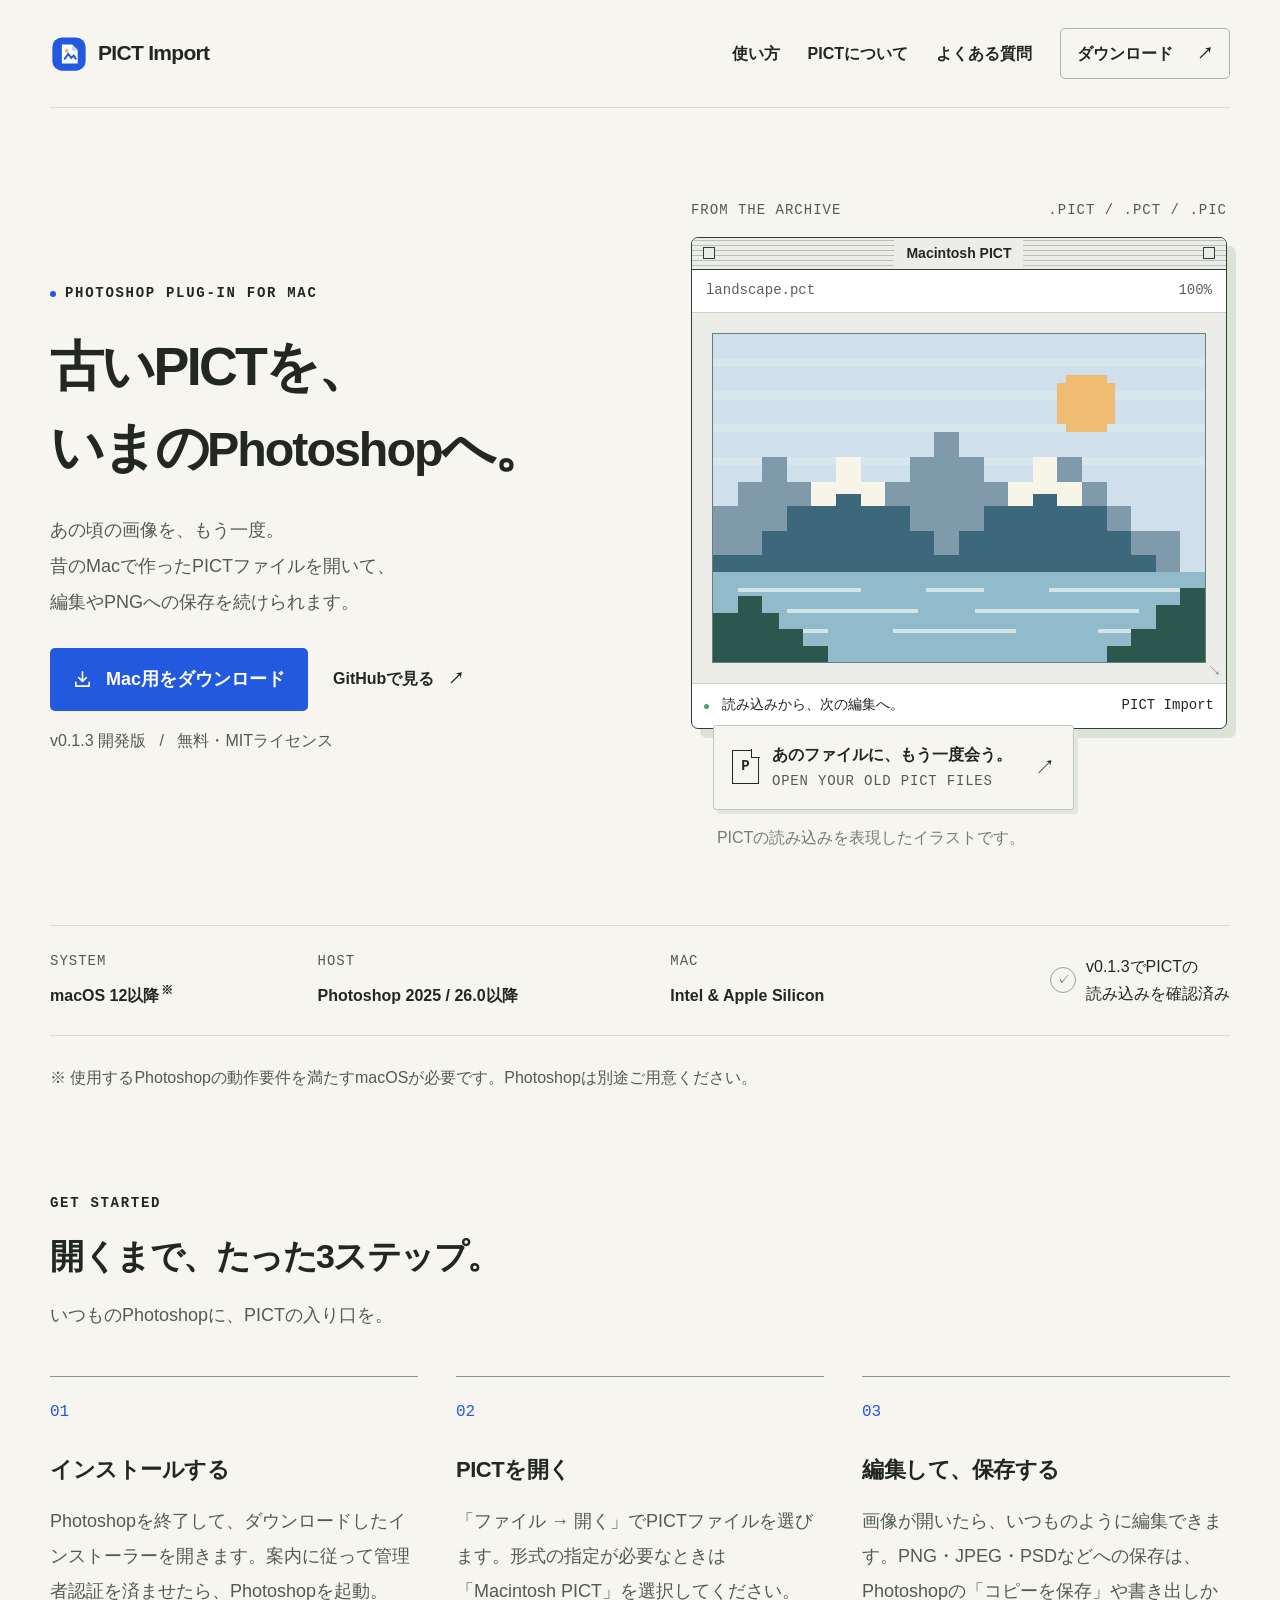
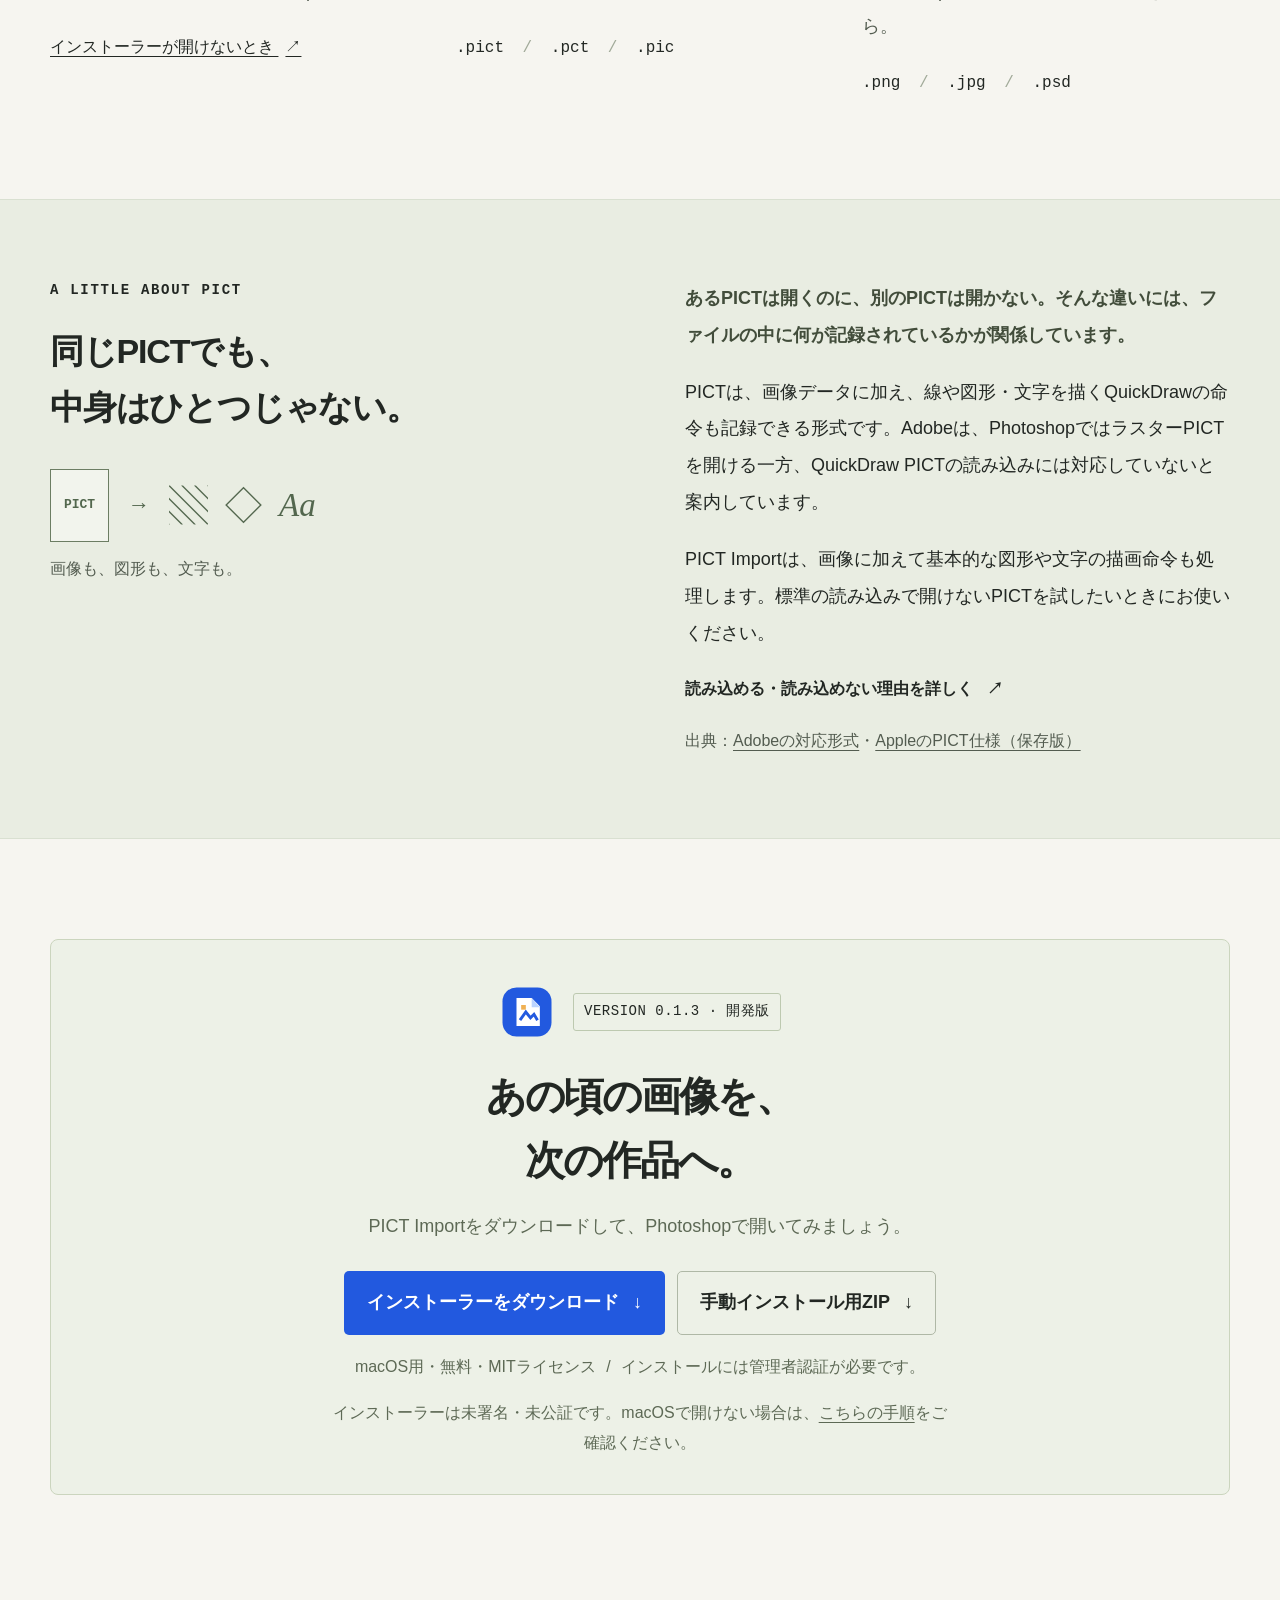
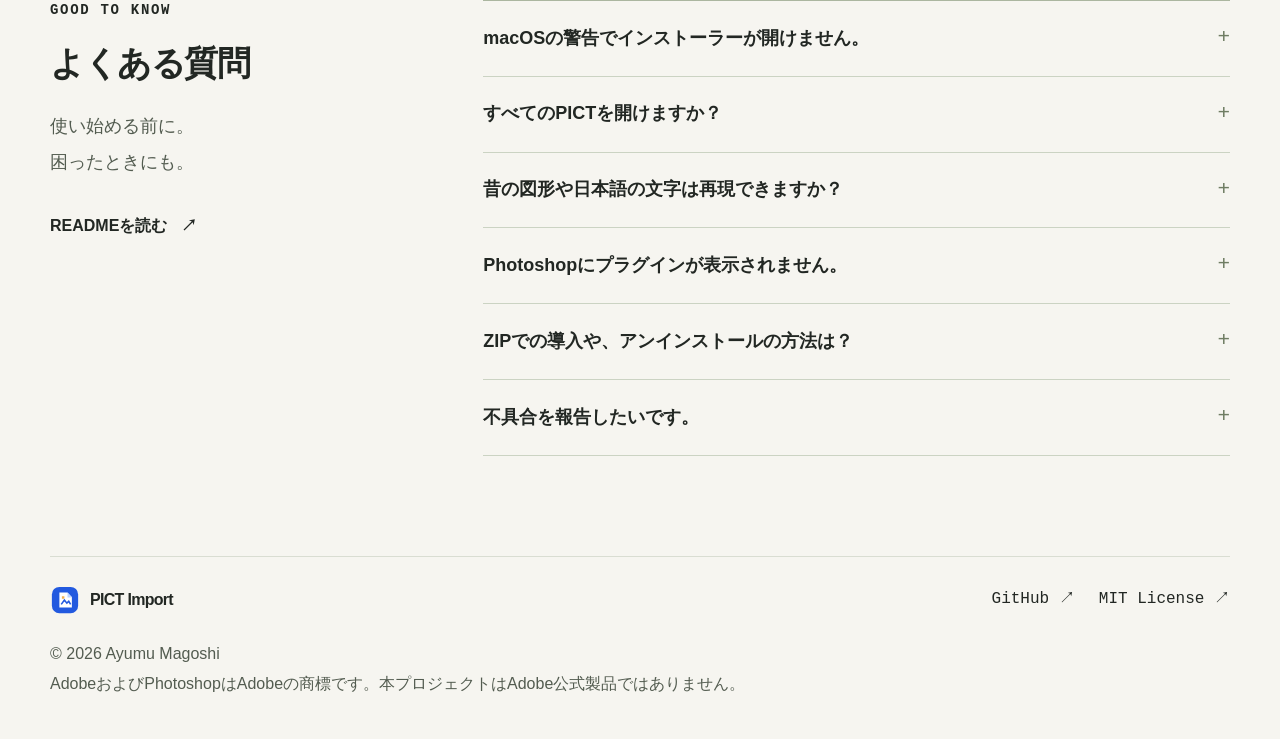
<file: index.html>
<!doctype html>
<html lang="ja">
<head>
  <meta charset="utf-8">
  <meta name="viewport" content="width=device-width, initial-scale=1">
  <meta name="theme-color" content="#f6f5f0">
  <title>PICT Import — 古いPICTを、いまのPhotoshopへ。</title>
  <meta name="description" content="昔のMacで作成したPICT画像をPhotoshopで開く、無料のmacOS用プラグイン。PICT Importのダウンロード、インストール、使い方をご案内します。">
  <meta property="og:type" content="website">
  <meta property="og:locale" content="ja_JP">
  <meta property="og:title" content="PICT Import — 古いPICTを、いまのPhotoshopへ。">
  <meta property="og:description" content="あの頃の画像を、もう一度。Macintosh PICTをPhotoshopで開く、無料のmacOS用プラグイン。">
  <meta property="og:url" content="https://ayumuwall.github.io/PICT-Import/">
  <link rel="canonical" href="https://ayumuwall.github.io/PICT-Import/">
  <link rel="icon" type="image/svg+xml" href="assets/pict-mark.svg">
  <link rel="stylesheet" href="assets/style.css?v=913566b69fa3">
  <script src="assets/site.js" defer></script>
</head>
<body>
  <a class="skip" href="#main">本文へ移動</a>
  <header class="site-header wrap">
    <a class="brand" href="#" aria-label="PICT Import ホーム"><img src="assets/pict-mark.svg" alt="" width="38" height="38"><span>PICT Import</span></a>
    <nav aria-label="メインナビゲーション">
      <a href="#how-to">使い方</a>
      <a href="#about-pict">PICTについて</a>
      <a href="#faq">よくある質問</a>
      <a class="nav-download" href="#download">ダウンロード <span aria-hidden="true">↗</span></a>
    </nav>
  </header>

  <main id="main">
    <section class="hero wrap" aria-labelledby="hero-title">
      <div class="hero-copy">
        <p class="eyebrow"><span class="status-dot" aria-hidden="true"></span> PHOTOSHOP PLUG-IN FOR MAC</p>
        <h1 id="hero-title">古いPICTを、<br>いまの<span class="hero-product">Photoshop</span>へ。</h1>
        <p class="hero-lead">あの頃の画像を、もう一度。<br>昔のMacで作ったPICTファイルを開いて、<br class="desktop-break">編集やPNGへの保存を続けられます。</p>
        <div class="hero-actions">
          <a class="button primary" href="https://github.com/ayumuwall/PICT-Import/releases/download/v0.1.3/PICT-Import-0.1.3-Installer.pkg" data-goatcounter-click="download-pkg-hero" data-goatcounter-title="Installer.pkg（ヒーロー）"><svg viewBox="0 0 20 20" fill="none" aria-hidden="true"><path d="M10 2v10m-4-4 4 4 4-4M3 13v4h14v-4" stroke="currentColor" stroke-width="1.7" stroke-linecap="round" stroke-linejoin="round"/></svg>Mac用をダウンロード</a>
          <a class="text-link" href="https://github.com/ayumuwall/PICT-Import">GitHubで見る <span aria-hidden="true">↗</span></a>
        </div>
        <p class="release-note">v0.1.3 開発版 <span aria-hidden="true">/</span> 無料・MITライセンス</p>
      </div>

      <figure class="hero-visual">
        <div class="visual-topline"><span>FROM THE ARCHIVE</span><span>.PICT / .PCT / .PIC</span></div>
        <div class="art-window">
          <div class="art-titlebar"><span class="window-square" aria-hidden="true"></span><span>Macintosh PICT</span><span class="window-square" aria-hidden="true"></span></div>
          <div class="art-toolbar"><span>landscape.pct</span><span>100%</span></div>
          <div class="art-canvas">
            <svg class="landscape" viewBox="0 0 480 320" role="img" aria-labelledby="landscape-title" shape-rendering="crispEdges">
              <title id="landscape-title">古いMacの絵をイメージした、山と湖のピクセルイラスト</title>
              <rect width="480" height="320" fill="#cfe0ec"/>
              <path d="M0 24h480v8H0zm0 32h480v8H0zm0 32h480v8H0zm0 32h480v8H0z" fill="#d8e6ee"/>
              <path d="M344 40h40v8h8v40h-8v8h-40v-8h-8V48h8z" fill="#efbb70"/>
              <path d="M0 192v-24h24v-24h24v-24h24v24h24v24h24v24h24v-24h24v-24h24v-24h24V96h24v24h24v24h24v24h24v-24h24v-24h24v24h24v24h24v24h48v128H0z" fill="#7e9aab"/>
              <path d="M0 216h48v-24h24v-24h24v-24h24v-24h24v24h24v24h24v24h24v24h24v-24h24v-24h24v-24h24v-24h24v24h24v24h24v24h24v24h24v24h48v104H0z" fill="#3d677a"/>
              <path d="M96 144h24v-24h24v24h24v24h-24v-12h-24v12H96zm192 0h24v-24h24v24h24v24h-24v-12h-24v12h-24z" fill="#f6f5e8"/>
              <path d="M0 232h480v88H0z" fill="#91bbca"/>
              <path d="M24 248h120v4H24zm184 0h56v4h-56zm120 0h128v4H328zM72 268h128v4H72zm184 0h160v4H256zM16 288h96v4H16zm160 0h120v4H176zm200 0h88v4h-88z" fill="#d2e4e5"/>
              <path d="M0 272h24v-16h24v16h16v16h24v16h24v16H0zm384 48v-16h24v-16h24v-24h24v-16h24v72z" fill="#2b574e"/>
            </svg>
            <span class="canvas-corner" aria-hidden="true">↘</span>
          </div>
          <div class="art-status"><span><i aria-hidden="true"></i> 読み込みから、次の編集へ。</span><span>PICT Import</span></div>
        </div>
        <div class="format-tag"><span class="file-mini" aria-hidden="true">P</span><div><strong>あのファイルに、もう一度会う。</strong><span>OPEN YOUR OLD PICT FILES</span></div><span aria-hidden="true">↗</span></div>
        <figcaption>PICTの読み込みを表現したイラストです。</figcaption>
      </figure>
    </section>

    <div class="compatibility wrap" aria-label="必要な環境">
      <div><span class="mini-label">SYSTEM</span><strong>macOS 12以降<sup>※</sup></strong></div>
      <div><span class="mini-label">HOST</span><strong>Photoshop 2025 / 26.0以降</strong></div>
      <div><span class="mini-label">MAC</span><strong>Intel &amp; Apple Silicon</strong></div>
      <div class="verified"><span class="check" aria-hidden="true">✓</span><span>v0.1.3でPICTの<br>読み込みを確認済み</span></div>
    </div>
    <p class="system-note wrap">※ 使用するPhotoshopの動作要件を満たすmacOSが必要です。Photoshopは別途ご用意ください。</p>

    <section id="how-to" class="section wrap" aria-labelledby="how-title">
      <div class="section-heading"><p class="eyebrow">GET STARTED</p><h2 id="how-title">開くまで、<br class="mobile-break">たった3ステップ。</h2><p>いつものPhotoshopに、PICTの入り口を。</p></div>
      <div class="steps">
        <article class="step"><span class="step-number">01</span><h3>インストールする</h3><p>Photoshopを終了して、ダウンロードしたインストーラーを開きます。案内に従って管理者認証を済ませたら、Photoshopを起動。</p><a href="#installer-help">インストーラーが開けないとき <span aria-hidden="true">↗</span></a></article>
        <article class="step"><span class="step-number">02</span><h3>PICTを開く</h3><p>「ファイル → 開く」でPICTファイルを選びます。形式の指定が必要なときは「Macintosh PICT」を選択してください。</p><span class="file-types">.pict <span>/</span> .pct <span>/</span> .pic</span></article>
        <article class="step"><span class="step-number">03</span><h3>編集して、保存する</h3><p>画像が開いたら、いつものように編集できます。PNG・JPEG・PSDなどへの保存は、Photoshopの「コピーを保存」や書き出しから。</p><span class="file-types">.png <span>/</span> .jpg <span>/</span> .psd</span></article>
      </div>
    </section>

    <section id="about-pict" class="pict-story" aria-labelledby="story-title">
      <div class="wrap story-grid">
        <div><p class="eyebrow">A LITTLE ABOUT PICT</p><h2 id="story-title">同じPICTでも、<br>中身はひとつじゃない。</h2><div class="story-graphic" aria-hidden="true"><span class="story-file">PICT</span><span class="story-arrow">→</span><span class="story-symbol">▧</span><span class="story-symbol">◇</span><span class="story-symbol letter">Aa</span></div><p class="story-caption">画像も、図形も、文字も。</p></div>
        <div class="story-copy"><p>あるPICTは開くのに、別のPICTは開かない。そんな違いには、ファイルの中に何が記録されているかが関係しています。</p><p>PICTは、画像データに加え、線や図形・文字を描くQuickDrawの命令も記録できる形式です。Adobeは、PhotoshopではラスターPICTを開ける一方、QuickDraw PICTの読み込みには対応していないと案内しています。</p><p>PICT Importは、画像に加えて基本的な図形や文字の描画命令も処理します。標準の読み込みで開けないPICTを試したいときにお使いください。</p><a class="text-link" href="https://github.com/ayumuwall/PICT-Import#photoshopで開けるpictと開けないpictがある理由">読み込める・読み込めない理由を詳しく <span aria-hidden="true">↗</span></a><p class="source-note">出典：<a href="https://helpx.adobe.com/jp/photoshop/desktop/save-and-export/export-files-to-different-formats/image-file-formats-supported-in-photoshop.html">Adobeの対応形式</a>・<a href="https://dev.os9.ca/techpubs/mac/QuickDraw/QuickDraw-461.html">AppleのPICT仕様（保存版）</a></p></div>
      </div>
    </section>

    <section id="download" class="section wrap download-section" aria-labelledby="download-title">
      <div class="download-panel"><div class="download-heading"><img src="assets/pict-mark.svg" alt="" width="56" height="56"><span class="version-chip">VERSION 0.1.3 · 開発版</span></div><h2 id="download-title">あの頃の画像を、<br>次の作品へ。</h2><p>PICT Importをダウンロードして、<br class="mobile-break">Photoshopで開いてみましょう。</p><div class="download-actions"><a class="button primary" href="https://github.com/ayumuwall/PICT-Import/releases/download/v0.1.3/PICT-Import-0.1.3-Installer.pkg" data-goatcounter-click="download-pkg" data-goatcounter-title="Installer.pkg（ダウンロード欄）">インストーラーをダウンロード <span aria-hidden="true">↓</span></a><a class="button secondary" href="https://github.com/ayumuwall/PICT-Import/releases/download/v0.1.3/PICT-Import-0.1.3-macOS.zip" data-goatcounter-click="download-zip" data-goatcounter-title="macOS.zip（ダウンロード欄）">手動インストール用ZIP <span aria-hidden="true">↓</span></a></div><p class="download-note">macOS用・無料・MITライセンス <span aria-hidden="true">/</span> インストールには管理者認証が必要です。</p><p class="signature-note">インストーラーは未署名・未公証です。macOSで開けない場合は、<a href="#installer-help">こちらの手順</a>をご確認ください。</p></div>
    </section>

    <section id="faq" class="section wrap faq-section" aria-labelledby="faq-title">
      <div class="faq-heading"><p class="eyebrow">GOOD TO KNOW</p><h2 id="faq-title">よくある質問</h2><p>使い始める前に。<br>困ったときにも。</p><a class="text-link" href="https://github.com/ayumuwall/PICT-Import#readme">READMEを読む <span aria-hidden="true">↗</span></a></div>
      <div class="questions">
        <details id="installer-help"><summary>macOSの警告でインストーラーが開けません。</summary><div class="answer"><p>「開発元を確認できない」などの警告が出る場合があります。このサイトのリンク先のGitHubリリースから取得したファイルであることを確認したうえで、次の手順で許可してください。</p><ol><li>一度インストーラーを開き、警告が出たら閉じます。</li><li>「システム設定 → プライバシーとセキュリティ」を開きます。macOS 12では「システム環境設定 → セキュリティとプライバシー → 一般」です。</li><li>対象のインストーラーに対して「このまま開く」を選び、案内に従います。</li></ol><p>詳しくは<a href="https://support.apple.com/ja-jp/102445">Appleの案内</a>をご覧ください。管理されているMacで許可できない場合は、管理者へご相談ください。</p></div></details>
        <details><summary>すべてのPICTを開けますか？</summary><div class="answer"><p>PICT 1／2の白黒・パレットカラー・RGB画像や、基本的な図形に対応しています。QuickTime形式でJPEGを埋め込んだPICTにも対応しています（分割画像・平行移動・拡大縮小）。他のQuickTime圧縮方式やマット・マスク、一部の特殊な描画は未対応です。MacBinary・AppleDouble・StuffItやリソースフォーク全体からは、先にPICTデータを取り出す必要があります。</p><p>詳しい制限は<a href="https://github.com/ayumuwall/PICT-Import#読み込める画像と制限">README</a>で確認できます。</p></div></details>
        <details><summary>昔の図形や日本語の文字は再現できますか？</summary><div class="answer"><p>基本的な図形とMacRomanの欧文文字に対応しています。日本語などは正しく再現できず、欧文も現在のフォントを使うため字形や字幅が変わる場合があります。図形や文字は画像として読み込まれます。</p></div></details>
        <details><summary>Photoshopにプラグインが表示されません。</summary><div class="answer"><p>Photoshopを終了して起動し直し、「Photoshop → プラグインについて」に「Macintosh PICT」があるか確認してください。Photoshop 2025（26.0）以降が必要です。</p><p>以前に手動で配置したコピーがある場合は、同じプラグインの二重配置も確認してください。</p></div></details>
        <details><summary>ZIPでの導入や、アンインストールの方法は？</summary><div class="answer"><p>Photoshopを終了し、プラグインを次の共有フォルダーへ配置します。削除するときは、この中の<code>PICT Import.plugin</code>をゴミ箱へ移動してください。</p><div class="copy-path"><code id="plugin-path">/Library/Application Support/Adobe/Plug-Ins/CC/</code><button type="button" id="copy-path" aria-describedby="copy-status">コピー</button></div><p id="copy-status" class="copy-status" role="status" aria-live="polite"></p><p>手動導入の詳しい手順は<a href="https://github.com/ayumuwall/PICT-Import#インストール">README</a>にまとめています。</p></div></details>
        <details><summary>不具合を報告したいです。</summary><div class="answer"><p><a href="https://github.com/ayumuwall/PICT-Import/issues">GitHub Issues</a>へ、macOS・Photoshop・PICT Importのバージョン、Macの種類（Intel／Apple Silicon）、表示されたエラーを添えてお知らせください。共有可能なサンプルがあると調査に役立ちます。</p></div></details>
      </div>
    </section>
  </main>

  <footer class="site-footer wrap"><a class="brand" href="#"><img src="assets/pict-mark.svg" alt="" width="30" height="30"><span>PICT Import</span></a><div><a href="https://github.com/ayumuwall/PICT-Import">GitHub ↗</a><a href="https://github.com/ayumuwall/PICT-Import/blob/main/LICENSE">MIT License ↗</a></div><p>© 2026 Ayumu Magoshi<br>AdobeおよびPhotoshopはAdobeの商標です。本プロジェクトはAdobe公式製品ではありません。</p></footer>
  <script data-goatcounter="https://ayumuwall.goatcounter.com/count" async src="//gc.zgo.at/count.js"></script>
</body>
</html>
</file>
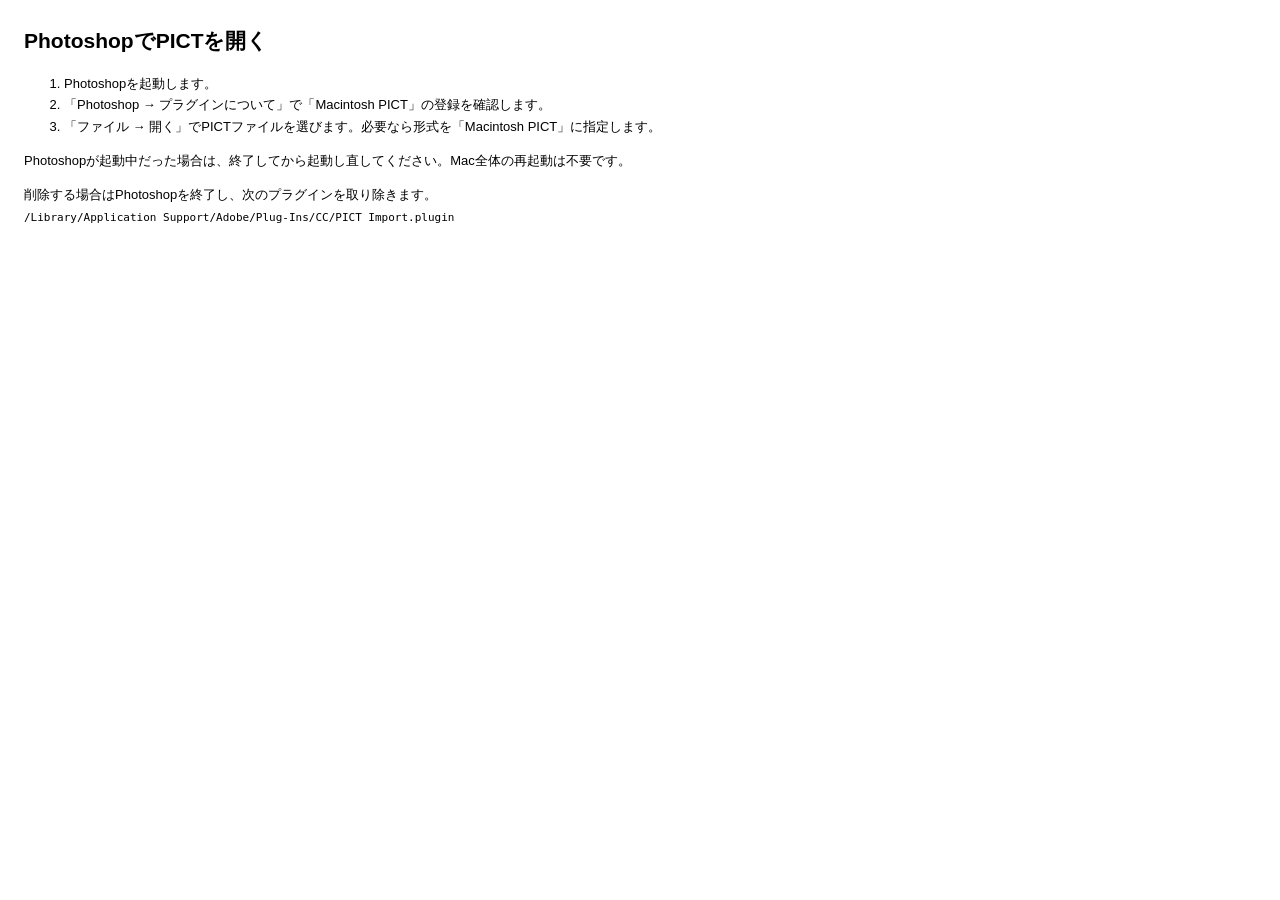
<file: resources/installer/Conclusion.html>
<!doctype html>
<html lang="ja">
<head>
    <meta charset="utf-8">
    <title>PICT Importの利用方法</title>
    <style>body { font: 13px -apple-system, sans-serif; margin: 24px; line-height: 1.65; } h1 { font-size: 21px; } code { overflow-wrap: anywhere; font-size: 11px; }</style>
</head>
<body>
    <h1>PhotoshopでPICTを開く</h1>
    <ol>
        <li>Photoshopを起動します。</li>
        <li>「Photoshop → プラグインについて」で「Macintosh PICT」の登録を確認します。</li>
        <li>「ファイル → 開く」でPICTファイルを選びます。必要なら形式を「Macintosh PICT」に指定します。</li>
    </ol>
    <p>Photoshopが起動中だった場合は、終了してから起動し直してください。Mac全体の再起動は不要です。</p>
    <p>削除する場合はPhotoshopを終了し、次のプラグインを取り除きます。<br><code>/Library/Application Support/Adobe/Plug-Ins/CC/PICT Import.plugin</code></p>
</body>
</html>
</file>
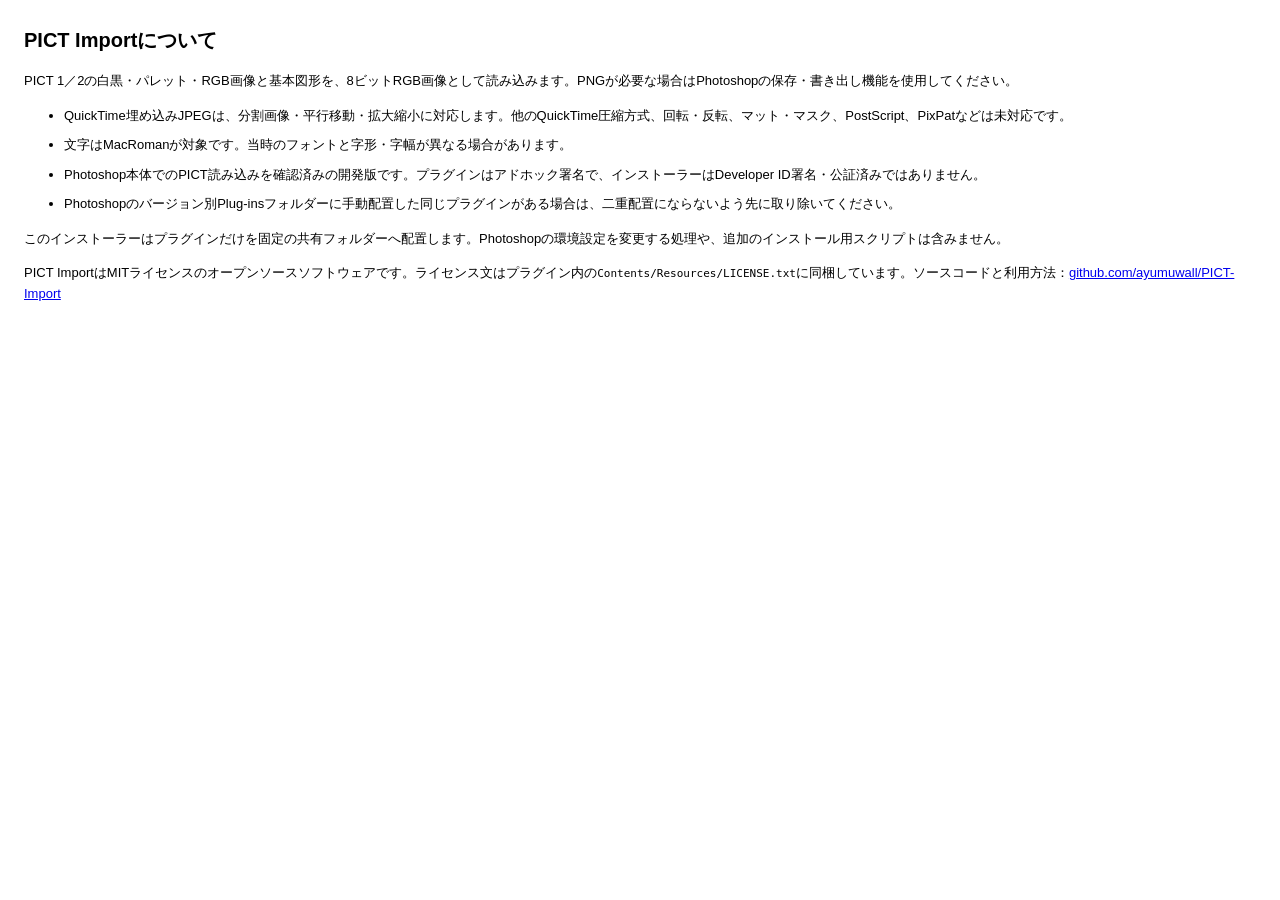
<file: resources/installer/ReadMe.html>
<!doctype html>
<html lang="ja">
<head>
    <meta charset="utf-8">
    <title>インストール前の確認</title>
    <style>body { font: 13px -apple-system, sans-serif; margin: 24px; line-height: 1.65; } h1 { font-size: 20px; } code { font-size: 11px; } li { margin-bottom: 8px; }</style>
</head>
<body>
    <h1>PICT Importについて</h1>
    <p>PICT 1／2の白黒・パレット・RGB画像と基本図形を、8ビットRGB画像として読み込みます。PNGが必要な場合はPhotoshopの保存・書き出し機能を使用してください。</p>
    <ul>
        <li>QuickTime埋め込みJPEGは、分割画像・平行移動・拡大縮小に対応します。他のQuickTime圧縮方式、回転・反転、マット・マスク、PostScript、PixPatなどは未対応です。</li>
        <li>文字はMacRomanが対象です。当時のフォントと字形・字幅が異なる場合があります。</li>
        <li>Photoshop本体でのPICT読み込みを確認済みの開発版です。プラグインはアドホック署名で、インストーラーはDeveloper ID署名・公証済みではありません。</li>
        <li>Photoshopのバージョン別Plug-insフォルダーに手動配置した同じプラグインがある場合は、二重配置にならないよう先に取り除いてください。</li>
    </ul>
    <p>このインストーラーはプラグインだけを固定の共有フォルダーへ配置します。Photoshopの環境設定を変更する処理や、追加のインストール用スクリプトは含みません。</p>
    <p>PICT ImportはMITライセンスのオープンソースソフトウェアです。ライセンス文はプラグイン内の<code>Contents/Resources/LICENSE.txt</code>に同梱しています。ソースコードと利用方法：<a href="https://github.com/ayumuwall/PICT-Import">github.com/ayumuwall/PICT-Import</a></p>
</body>
</html>
</file>
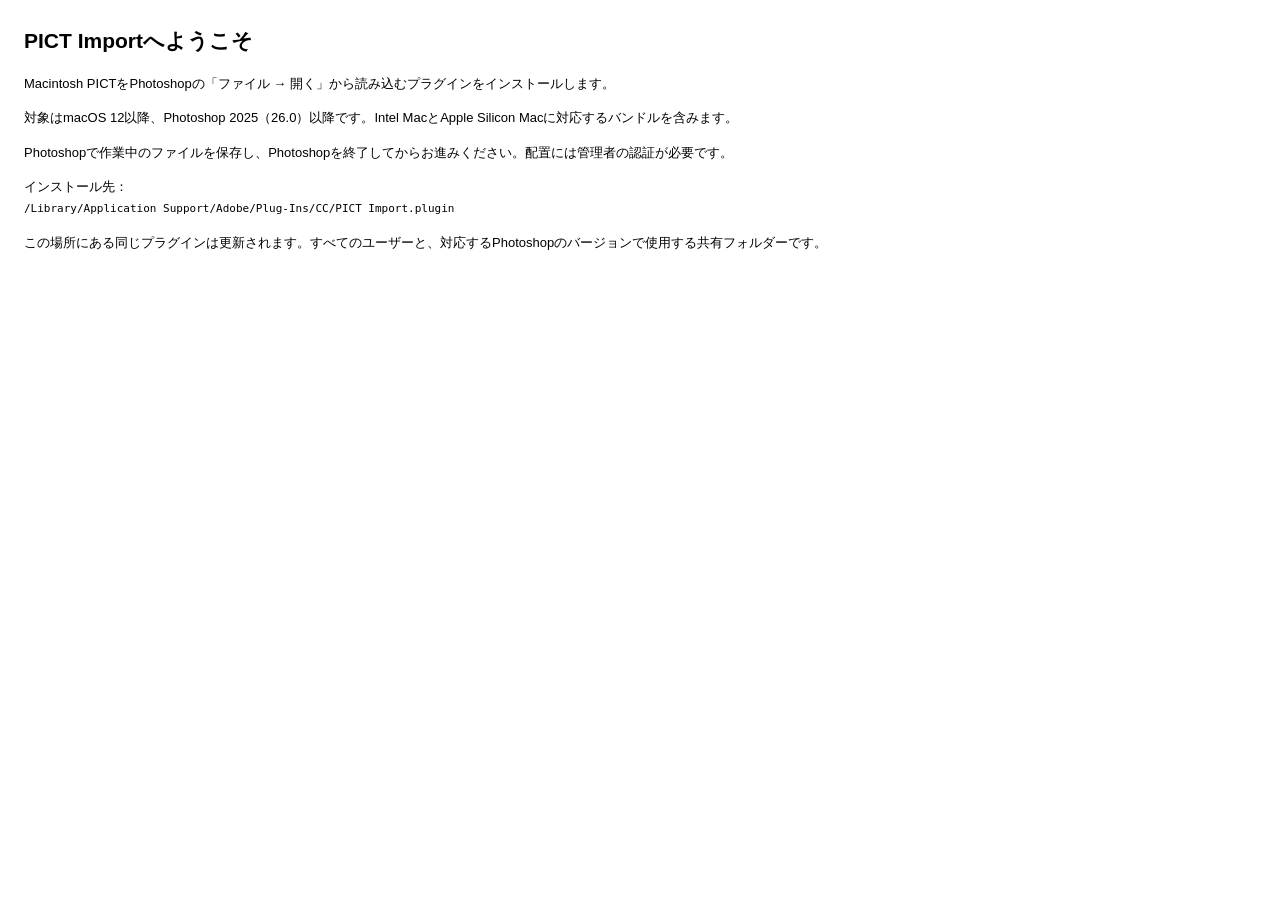
<file: resources/installer/Welcome.html>
<!doctype html>
<html lang="ja">
<head>
    <meta charset="utf-8">
    <title>PICT Importをインストール</title>
    <style>body { font: 13px -apple-system, sans-serif; margin: 24px; line-height: 1.65; } h1 { font-size: 21px; } code { overflow-wrap: anywhere; font-size: 11px; }</style>
</head>
<body>
    <h1>PICT Importへようこそ</h1>
    <p>Macintosh PICTをPhotoshopの「ファイル → 開く」から読み込むプラグインをインストールします。</p>
    <p>対象はmacOS 12以降、Photoshop 2025（26.0）以降です。Intel MacとApple Silicon Macに対応するバンドルを含みます。</p>
    <p>Photoshopで作業中のファイルを保存し、Photoshopを終了してからお進みください。配置には管理者の認証が必要です。</p>
    <p>インストール先：<br><code>/Library/Application Support/Adobe/Plug-Ins/CC/PICT Import.plugin</code></p>
    <p>この場所にある同じプラグインは更新されます。すべてのユーザーと、対応するPhotoshopのバージョンで使用する共有フォルダーです。</p>
</body>
</html>
</file>
<file: assets/style.css>
:root{--paper:#f6f5f0;--ink:#222723;--muted:#535c50;--line:#d9ddd2;--blue:#2259df;--blue-dark:#1541b2;--green:#e9ede2;--mono:ui-monospace,SFMono-Regular,Menlo,monospace;--sans:-apple-system,BlinkMacSystemFont,"Helvetica Neue","Hiragino Kaku Gothic ProN","Yu Gothic",Meiryo,sans-serif}*{box-sizing:border-box}html{scroll-behavior:smooth;scroll-padding-top:24px}body{margin:0;background:var(--paper);color:var(--ink);font-family:var(--sans);font-size:18px;line-height:1.85;-webkit-font-smoothing:antialiased}a{color:inherit;text-underline-offset:4px}button{font:inherit}a:focus-visible,button:focus-visible,summary:focus-visible{outline:3px solid var(--blue);outline-offset:5px}img,svg{max-width:100%;vertical-align:middle}.wrap{width:min(1180px,calc(100% - 96px));margin-inline:auto}.skip{position:absolute;left:20px;top:-80px;background:var(--ink);color:white;padding:12px 20px;z-index:10}.skip:focus{top:12px}.site-header{height:108px;display:flex;align-items:center;justify-content:space-between;border-bottom:1px solid var(--line);gap:24px}.brand{display:inline-flex;align-items:center;gap:10px;text-decoration:none;font-size:21px;font-weight:750;letter-spacing:-.7px;white-space:nowrap}nav{display:flex;align-items:center;gap:28px;font-size:16px;font-weight:650}nav a{text-decoration:none}nav a:hover{color:var(--blue)}.nav-download{border:1px solid #adb5a7;padding:10px 16px;border-radius:5px;display:flex;align-items:center;gap:24px}.hero{display:grid;grid-template-columns:1.1fr 1fr;align-items:center;gap:48px;min-height:620px;padding-block:78px 72px}.hero-copy,.hero-visual{min-width:0}.eyebrow{font-family:var(--mono);font-size:14px;letter-spacing:1.7px;font-weight:650;margin:0 0 22px;display:flex;align-items:center;gap:9px;line-height:1.5}.status-dot{width:6px;height:6px;background:var(--blue);border-radius:50%}h1,h2,h3,p{overflow-wrap:anywhere}h1{font-size:clamp(36px,4.2vw,57px);line-height:1.5;letter-spacing:-2.7px;margin:0 0 24px;font-weight:750;word-break:keep-all;overflow-wrap:normal}.hero-product{font-size:.9em;letter-spacing:-2px}.hero-lead{font-size:18px;line-height:2;color:var(--muted);margin:0 0 28px}.hero-actions{display:flex;align-items:center;gap:25px;flex-wrap:wrap}.button{display:inline-flex;align-items:center;justify-content:center;gap:14px;min-height:54px;padding:14px 22px;border-radius:5px;font-weight:650;font-size:18px;text-decoration:none;border:1px solid transparent;transition:background .2s,transform .2s}.button svg{width:19px;height:19px}.primary{background:var(--blue);color:#fff}.primary:hover{background:var(--blue-dark);transform:translateY(-2px)}.secondary{background:transparent;border-color:#afb8a6}.secondary:hover{background:#e1e7d8}.text-link{font-size:16px;font-weight:650;text-decoration:none;display:inline-flex;align-items:center;gap:14px}.text-link:hover{color:var(--blue)}.release-note{font-size:16px;color:var(--muted);margin:15px 0 0}.release-note span{margin:0 9px}.hero-visual{margin:0;position:relative;padding:12px 3px 0 0}.visual-topline{display:flex;flex-wrap:wrap;justify-content:space-between;gap:12px;font-family:var(--mono);font-size:14px;letter-spacing:1px;color:var(--muted);margin-bottom:13px}.art-window{border:1.5px solid #303f36;border-radius:7px;background:#fff;box-shadow:9px 9px 0 #dde2d7;overflow:hidden}.art-titlebar{height:32px;background:repeating-linear-gradient(to bottom,#ecede8 0,#ecede8 2px,#b9c1b4 2px,#b9c1b4 3px,#ecede8 3px,#ecede8 5px);border-bottom:1.5px solid #303f36;display:flex;align-items:center;justify-content:space-between;padding:0 11px;font-size:14px;font-weight:650}.art-titlebar>span:nth-child(2){background:#ecede8;padding-inline:12px;line-height:26px}.window-square{width:12px;height:12px;border:1px solid #303f36;background:#ecede8}.art-toolbar{display:flex;justify-content:space-between;padding:8px 14px;border-bottom:1px solid #ccd3c5;font-family:var(--mono);font-size:14px;color:#586154}.art-canvas{padding:20px;background-color:#ecede8;background-image:radial-gradient(#c0c7b9 .7px,transparent .7px);background-size:6px 6px;position:relative}.landscape{display:block;width:100%;border:1px solid #677f7a}.canvas-corner{position:absolute;right:5px;bottom:0;font-size:13px;color:#677f7a}.art-status{padding:9px 12px;display:flex;flex-wrap:wrap;justify-content:space-between;align-items:center;gap:12px;border-top:1px solid #ccd3c5;font-size:14px;font-family:var(--mono)}.art-status i{display:inline-block;width:5px;height:5px;background:#549b6b;border-radius:50%;margin-right:5px}.format-tag{display:flex;align-items:center;gap:13px;width:max-content;max-width:calc(100% - 22px);margin:-4px 0 0 22px;position:relative;background:var(--paper);padding:14px 18px;border:1px solid #bfc9b7;border-radius:3px;box-shadow:4px 4px 0 #e3e7dc}.format-tag div{min-width:0}.format-tag strong{display:block;font-size:16px}.format-tag div>span{display:block;overflow-wrap:anywhere;font-family:var(--mono);font-size:14px;letter-spacing:.8px;color:var(--muted)}.format-tag>span:last-child{flex:none;margin-left:10px;font-size:20px}.file-mini{flex:none;display:grid;place-items:center;width:27px;height:34px;border:1.5px solid var(--ink);font-family:var(--mono);font-size:14px;font-weight:700;position:relative}.file-mini:after{content:"";position:absolute;right:-2px;top:-2px;width:8px;height:8px;background:var(--paper);border-left:1.5px solid var(--ink);border-bottom:1.5px solid var(--ink)}figcaption{margin:13px 0 0 26px;font-size:16px;color:#757e6e}.compatibility{display:grid;grid-template-columns:1fr 1.35fr 1.2fr 1fr;gap:24px;padding-block:23px;border-top:1px solid var(--line);border-bottom:1px solid var(--line);align-items:center}.mini-label{display:block;font-family:var(--mono);font-size:14px;color:var(--muted);letter-spacing:1px;margin-bottom:4px}.compatibility strong{font-size:16px;font-weight:600}.compatibility sup{font-size:12px;margin-left:2px}.verified{display:flex;align-items:center;gap:10px;justify-content:flex-end;font-size:16px;line-height:1.7}.check{display:grid;place-items:center;width:26px;height:26px;border:1px solid #96a78c;border-radius:50%;color:#537343;font-size:13px}.system-note{font-size:16px;color:var(--muted);padding-top:11px;margin-bottom:0}.section{padding-block:100px}.section-heading h2,.faq-heading h2{font-size:34px;letter-spacing:-1.5px;line-height:1.55;margin:0 0 17px}.section-heading .eyebrow,.faq-heading .eyebrow{margin-bottom:16px}.section-heading>p:last-child{font-size:18px;color:var(--muted);margin:0}.steps{display:grid;grid-template-columns:repeat(3,1fr);gap:38px;margin-top:43px}.step{border-top:1.5px solid #8c9883;padding-top:17px}.step-number{font-family:var(--mono);font-size:16px;color:var(--blue)}.step h3{font-size:22px;letter-spacing:-.5px;margin:23px 0 13px}.step p{font-size:18px;color:var(--muted);margin:0 0 21px;line-height:1.95}.step>a{font-size:16px;text-underline-offset:4px}.step>a span{margin-left:7px}.file-types{font-family:var(--mono);font-size:16px}.file-types span{color:#a1aa99;padding:0 9px}.pict-story{background:var(--green);padding-block:80px;border-block:1px solid #d9e0d1}.story-grid{display:grid;grid-template-columns:1fr 1fr;gap:90px}.story-grid h2{font-size:34px;letter-spacing:-1.2px;line-height:1.65;margin:0}.story-graphic{display:flex;align-items:center;gap:16px;margin-top:34px;color:#53674e}.story-file{font-family:var(--mono);font-weight:650;display:grid;place-items:center;width:59px;height:73px;border:1.5px solid #6c7d63;font-size:13px;background:#f2f4ed}.story-arrow{font-size:22px;margin-inline:3px}.story-symbol{font-size:39px;line-height:1}.story-symbol.letter{font-family:Georgia,serif;font-size:33px;font-style:italic}.story-caption{font-size:16px;margin-top:12px;color:var(--muted)}.story-copy>p{font-size:18px;line-height:2.05;margin:0 0 20px}.story-copy>p:first-child{font-weight:650;color:#424d3b}.story-copy .source-note{font-size:16px;color:var(--muted);margin:20px 0 0}.download-section{padding-bottom:44px}.download-panel{text-align:center;border:1px solid #cbd5be;padding:44px 32px 35px;border-radius:8px;background-color:#edf1e7;background-image:radial-gradient(#c3cdb6 .7px,transparent .7px);background-size:8px 8px}.download-heading{display:flex;flex-wrap:wrap;justify-content:center;align-items:center;gap:18px;margin-bottom:24px}.version-chip{border:1px solid #bdc9b0;background:#edf1e7;padding:5px 10px;border-radius:3px;font-size:14px;font-family:var(--mono);letter-spacing:.5px}.download-panel h2{font-size:40px;letter-spacing:-1.9px;line-height:1.6;margin:0 0 12px}.download-panel>p{font-size:18px;color:#5d6955}.download-actions{display:flex;justify-content:center;flex-wrap:wrap;gap:12px;margin:28px 0 17px}.download-panel .download-note{font-size:16px;margin:0}.download-note span{padding-inline:6px}.download-panel .signature-note{font-size:16px;max-width:620px;margin:17px auto 0;line-height:1.9}.faq-section{display:grid;grid-template-columns:1fr 2fr;gap:60px;padding-top:61px}.faq-heading>p:not(.eyebrow){font-size:18px;line-height:2;color:var(--muted)}.faq-heading .text-link{margin-top:13px}.questions{border-top:1px solid #abb6a0}.questions details{border-bottom:1px solid #cbd3c3;scroll-margin-top:32px}.questions summary{list-style:none;cursor:pointer;font-size:18px;font-weight:600;min-height:72px;display:flex;align-items:center;gap:24px;justify-content:space-between;padding-block:18px}.questions summary::-webkit-details-marker{display:none}.questions summary:after{content:"+";font-family:var(--mono);font-size:21px;font-weight:400;flex:none;color:#6f7d63}.questions details[open]>summary:after{content:"−"}.questions details[open]>summary{color:var(--blue)}.answer{font-size:18px;line-height:2;color:#5b6653;padding:0 22px 20px 0}.answer p{margin:0 0 15px}.answer p:last-child{margin-bottom:0}.answer ol{padding-left:22px}.answer li{margin-bottom:7px}.answer code{font-family:var(--mono);font-size:16px}.copy-path{display:flex;align-items:center;gap:12px;background:#e9ede3;border-radius:4px;padding:12px}.copy-path code{overflow-wrap:anywhere;min-width:0;flex:1}.copy-path button{min-height:44px;flex:none;border:1px solid #a9b69c;padding:5px 9px;border-radius:3px;cursor:pointer;color:#45563b;background:#f7f8f4;font-size:16px}.copy-path button:hover{background:#fff}.copy-status{font-size:16px;min-height:1em}.site-footer{display:grid;grid-template-columns:1fr auto;gap:24px;border-top:1px solid var(--line);padding-block:28px 40px}.site-footer .brand{font-size:16px}.site-footer>div{display:flex;align-items:center;gap:24px;font-family:var(--mono);font-size:16px}.site-footer>div a{text-decoration:none}.site-footer>p{font-size:16px;color:var(--muted);line-height:1.9;margin:0;grid-column:1/-1}.mobile-break{display:none}
@media(min-width:1500px){h1{font-size:58px}.hero{gap:72px}}@media(max-width:1050px){.wrap{width:calc(100% - 64px)}nav{gap:20px;font-size:16px}.nav-download{padding:8px 12px;gap:14px}.hero{gap:32px;padding-block:64px;min-height:570px}h1{font-size:clamp(30px,3.8vw,40px);letter-spacing:-2px}.hero-lead{font-size:18px}.hero-actions{gap:16px}.hero-actions .button{font-size:18px;padding-inline:15px}.hero-actions .text-link{font-size:16px}.story-grid{gap:48px}.compatibility{gap:16px}.compatibility strong{font-size:16px}.verified{font-size:16px}.art-canvas{padding:15px}.format-tag{margin-left:12px;padding:12px;gap:10px}.format-tag strong{font-size:16px}.steps{gap:28px}.step h3{font-size:22px}.faq-section{gap:45px}.section{padding-block:80px}.download-section{padding-bottom:35px}.faq-section{padding-top:45px}}@media(max-width:760px){.wrap{width:calc(100% - 40px)}.site-header{height:78px;gap:10px}.brand{font-size:19px}.brand img{width:32px;height:32px}nav>a:not(.nav-download){display:none}.nav-download{font-size:16px;gap:10px}.hero{grid-template-columns:1fr;gap:38px;padding-block:50px 42px}.hero-copy{max-width:560px}.hero .eyebrow{font-size:14px;letter-spacing:1.3px;margin-bottom:20px}h1{font-size:clamp(33px,7.2vw,49px);letter-spacing:-2px;line-height:1.5;margin-bottom:23px}.hero-lead{font-size:18px}.hero-actions{gap:22px}.hero-actions .button{font-size:18px;padding:14px 20px}.hero-actions .text-link{font-size:16px}.hero-visual{max-width:530px;width:100%;margin:0 auto}.visual-topline{font-size:14px}.art-canvas{padding:22px}.format-tag{margin-left:24px;padding:12px 17px;gap:13px}.format-tag strong{font-size:16px}.art-status{font-size:14px}.compatibility{grid-template-columns:1fr 1fr;gap:20px;padding-block:22px}.compatibility strong{font-size:16px}.verified{justify-content:flex-start;font-size:16px}.verified br{display:none}.mini-label{font-size:14px}.system-note{font-size:16px;line-height:1.8}.section{padding-block:64px}.section-heading h2,.faq-heading h2{font-size:28px}.section-heading>p:last-child{font-size:18px}.steps{grid-template-columns:1fr;gap:30px;margin-top:30px}.step{padding:15px 0 0 42px;position:relative}.step-number{position:absolute;left:0;top:18px}.step h3{margin:0 0 10px;font-size:22px}.step p{font-size:18px;margin:0 0 13px}.step>a{display:inline-block;margin-top:0}.pict-story{padding-block:58px}.story-grid{grid-template-columns:1fr;gap:27px}.story-grid h2{font-size:28px}.story-graphic{margin-top:22px;gap:20px}.story-caption{margin-bottom:0}.story-copy>p{font-size:18px}.story-copy .text-link{font-size:16px}.download-section{padding-bottom:28px}.download-panel{padding:32px 18px 28px}.download-heading{gap:13px;margin-bottom:22px}.download-heading img{width:44px;height:44px}.version-chip{font-size:14px}.download-panel h2{font-size:32px;letter-spacing:-1.5px}.download-panel>p{font-size:18px}.download-actions{flex-direction:column;gap:10px;margin-top:24px}.download-actions .button{width:100%;font-size:18px;padding-inline:12px}.download-panel .download-note,.download-panel .signature-note{font-size:16px}.download-note span{display:none}.download-panel .download-note{max-width:240px;margin:auto}.faq-section{grid-template-columns:1fr;gap:28px;padding-top:36px}.faq-heading>p:not(.eyebrow){margin-bottom:8px}.faq-heading>p br{display:none}.faq-heading .text-link{margin-top:2px}.questions summary{font-size:18px;min-height:68px;gap:12px}.answer{padding-right:5px}.site-footer{padding-bottom:30px;gap:18px}.site-footer>div{gap:15px;font-size:16px}.site-footer .brand{font-size:14px;gap:7px}.site-footer .brand img{width:26px;height:26px}.mobile-break{display:initial}}@media(max-width:380px){h1{font-size:28px;letter-spacing:-1.7px}.hero-actions{gap:15px}.hero-actions .button{padding-inline:15px}.hero-actions .text-link{font-size:16px}.format-tag{margin-left:8px;padding-inline:11px;gap:10px}.format-tag strong{font-size:16px}.art-status{font-size:14px}.nav-download{padding-inline:10px}.site-header .brand{font-size:17px;gap:7px}}@media(prefers-reduced-motion:reduce){html{scroll-behavior:auto}*,*:before,*:after{transition:none!important;animation:none!important}}
</file>
